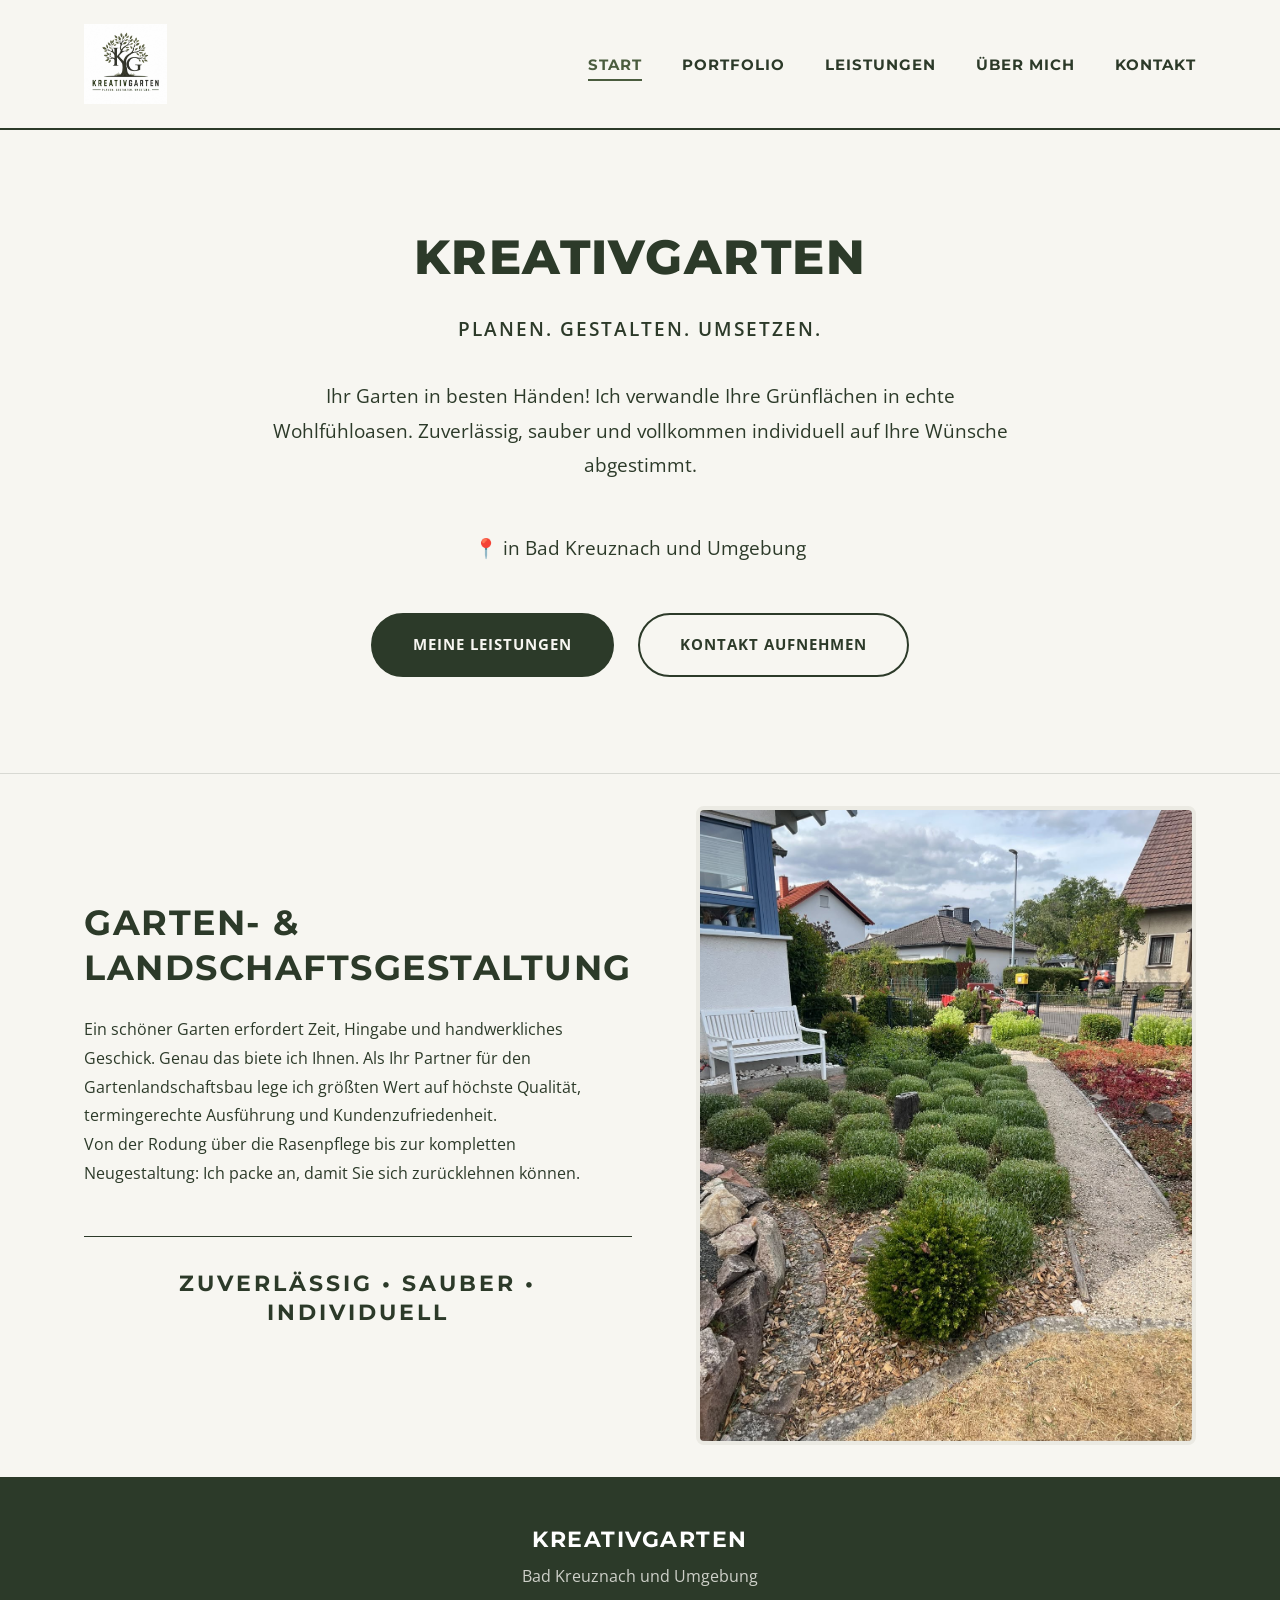
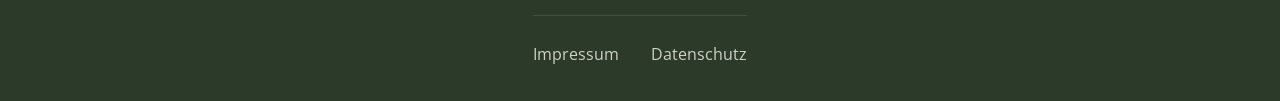
<file: index.html>
<!DOCTYPE html>
<html lang="de">
<head>
    <meta charset="UTF-8">
    <meta name="viewport" content="width=device-width, initial-scale=1.0">
    <title>KREATIVGARTEN | Garten- & Landschaftsgestaltung</title>
    <link rel="stylesheet" href="style.css">
    <link rel="preconnect" href="https://fonts.googleapis.com">
    <link rel="preconnect" href="https://fonts.gstatic.com" crossorigin>
    <link href="https://fonts.googleapis.com/css2?family=Montserrat:wght@400;600;700;800&family=Open+Sans:wght@400;600&display=swap" rel="stylesheet">
</head>
<body>

    <!-- ================= HEADER & NAVIGATION ================= -->
    <header class="header">
        <div class="container flex-header">
            <div class="logo">
                <a href="index.html">
                    <img src="Bilder/logo.jpeg" alt="Kreativgarten Logo">
                </a>
            </div>
            <nav class="navigation">
                <ul>
                    <li><a href="index.html" class="active">Start</a></li>
                    <li><a href="portfolio.html">Portfolio</a></li>
                    <li><a href="leistungen.html">Leistungen</a></li>
                    <li><a href="ueber-mich.html">Über mich</a></li>
                    <li><a href="kontakt.html">Kontakt</a></li>
                </ul>
            </nav>
        </div>
    </header>

    <main>
        <!-- ================= HERO BEREICH ================= -->
        <section class="page-header" style="background-color: var(--color-bg-main);">
            <div class="container">
                <h1>Kreativgarten</h1>
                <p class="slogan">PLANEN. GESTALTEN. UMSETZEN.</p>
                <p style="font-size: 1.2rem; max-width: 750px; margin: 0 auto 3rem auto;">
                    Ihr Garten in besten Händen! Ich verwandle Ihre Grünflächen in echte Wohlfühloasen. Zuverlässig, sauber und vollkommen individuell auf Ihre Wünsche abgestimmt.
                </p>
                <p style="font-size: 1.2rem; max-width: 750px; margin: 0 auto 3rem auto;">
                    📍 in Bad Kreuznach und Umgebung</p>
                <div style="display: flex; gap: 1.5rem; justify-content: center; flex-wrap: wrap;">
                    <a href="leistungen.html" class="btn btn-primary">Meine Leistungen</a>
                    <a href="kontakt.html" class="btn btn-secondary">Kontakt aufnehmen</a>
                </div>
            </div>
        </section>

        <!-- ================= EINFÜHRUNG & WERTE ================= -->
        <section class="container split-layout">
            <div class="content-text">
                <h2>Garten- & Landschaftsgestaltung</h2>
                <p>Ein schöner Garten erfordert Zeit, Hingabe und handwerkliches Geschick. Genau das biete ich Ihnen. Als Ihr Partner für den Gartenlandschaftsbau lege ich größten Wert auf höchste Qualität, termingerechte Ausführung und Kundenzufriedenheit.</p>
                <p>Von der Rodung über die Rasenpflege bis zur kompletten Neugestaltung: Ich packe an, damit Sie sich zurücklehnen können.</p>
                
                <!-- Werte aus dem Flyer -->
                <div style="margin-top: 3rem; padding-top: 2rem; border-top: 1px solid var(--color-primary);">
                    <h3 style="text-align: center; letter-spacing: 3px;">ZUVERLÄSSIG &bull; SAUBER &bull; INDIVIDUELL</h3>
                </div>
            </div>
            <div class="content-image">
                <img src="Bilder/Weg2_Nachher.jpeg" alt="Schöner Garten" style="width: 100%; border-radius: var(--border-radius); border: 4px solid var(--color-bg-alt);">
            </div>
        </section>
    </main>

    <!-- ================= FOOTER ================= -->
    <footer class="footer">
        <div class="container flex-footer">
            <div class="logo-footer">
                <h3 style="color: var(--color-white); margin-bottom: 0.5rem;">KREATIVGARTEN</h3>
                <p>Bad Kreuznach und Umgebung</p>
            </div>
            <ul class="footer-links">
                <li><a href="impressum.html">Impressum</a></li>
                <li><a href="datenschutz.html">Datenschutz</a></li>
            </ul>
        </div>
    </footer>

</body>
</html>
</file>
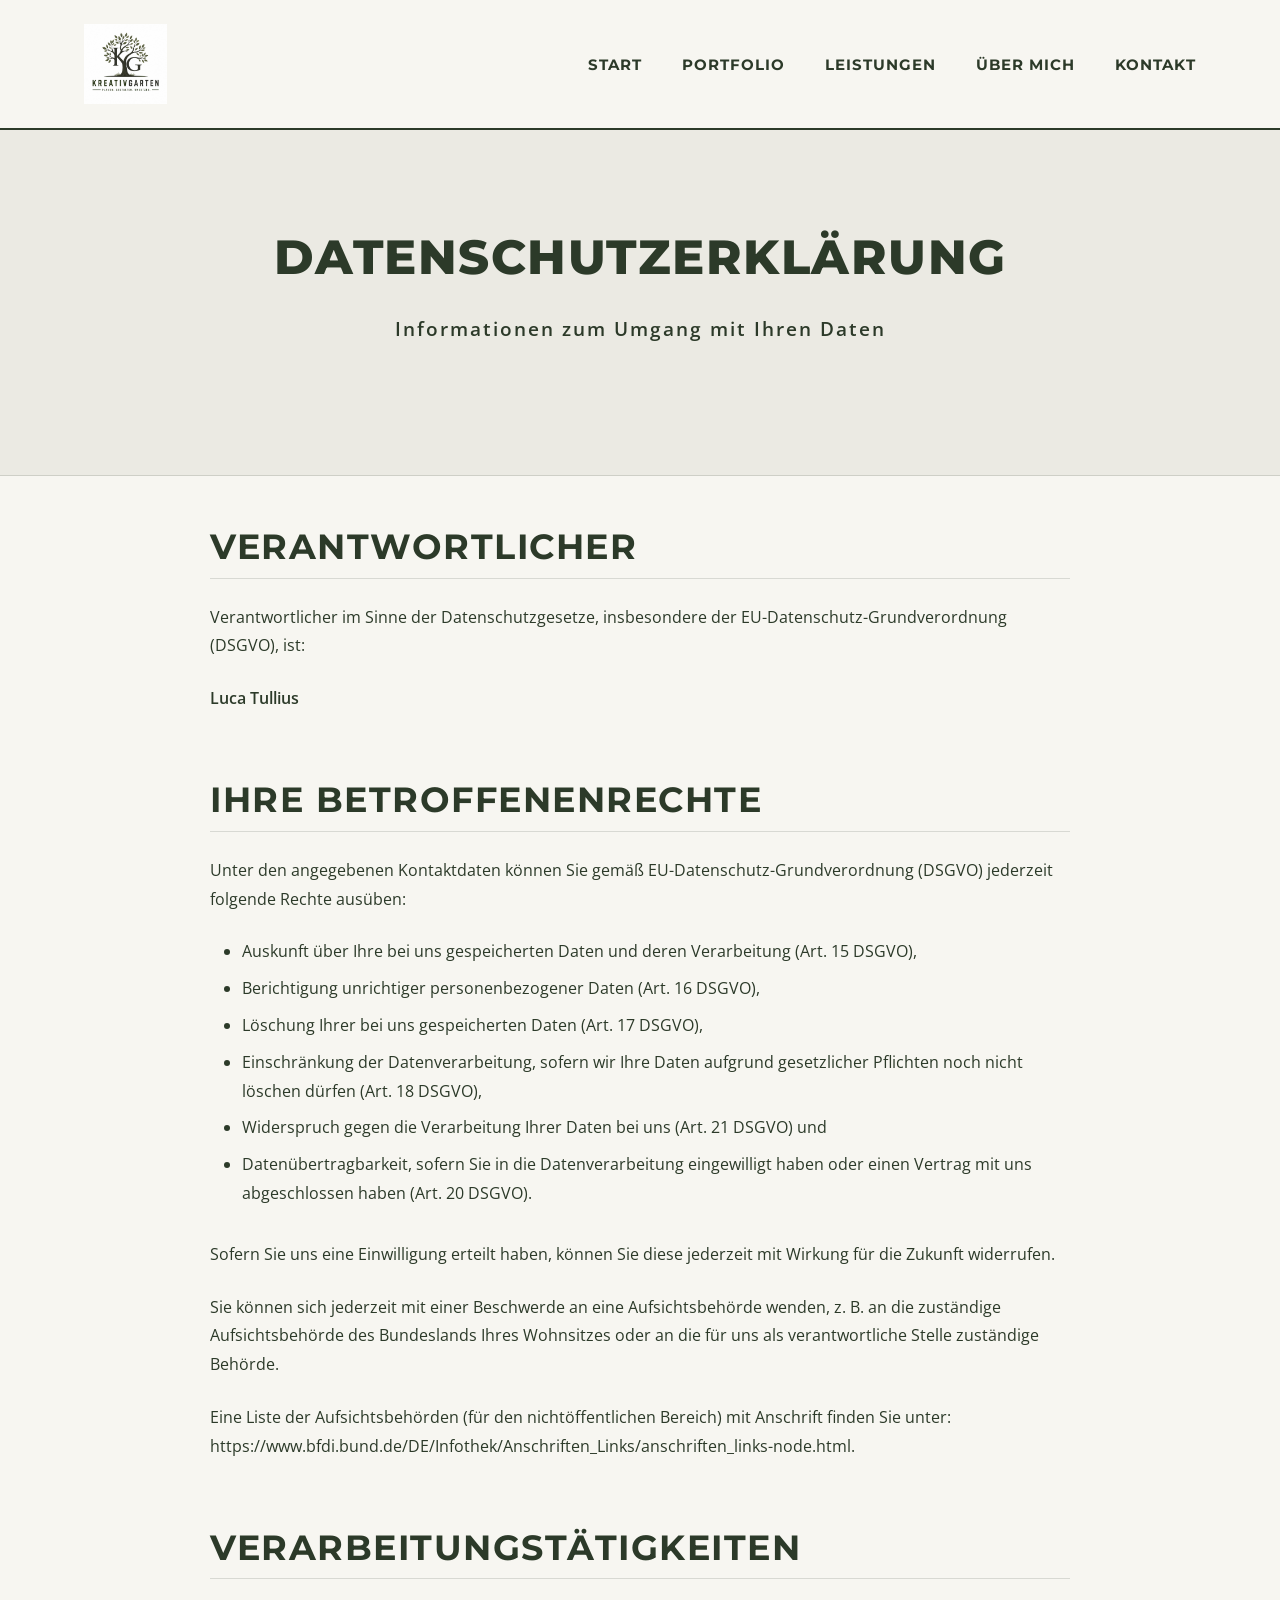
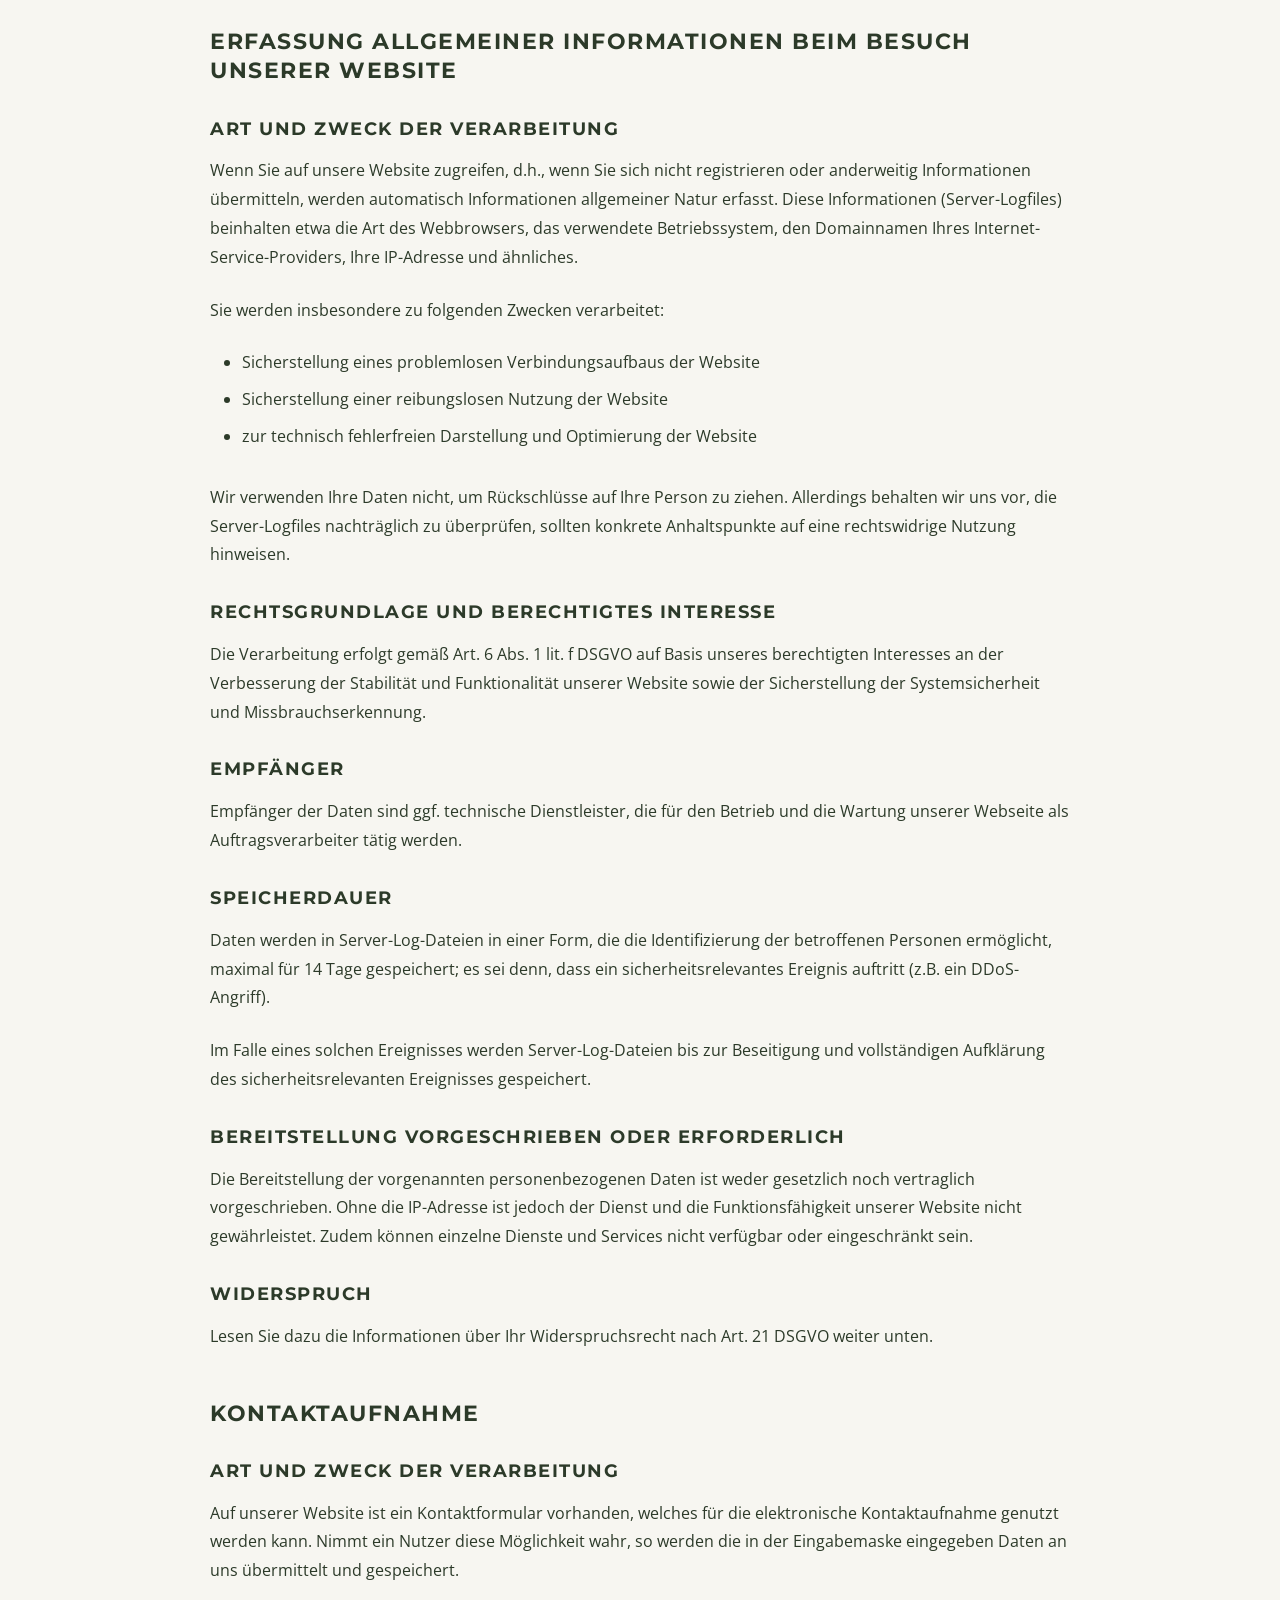
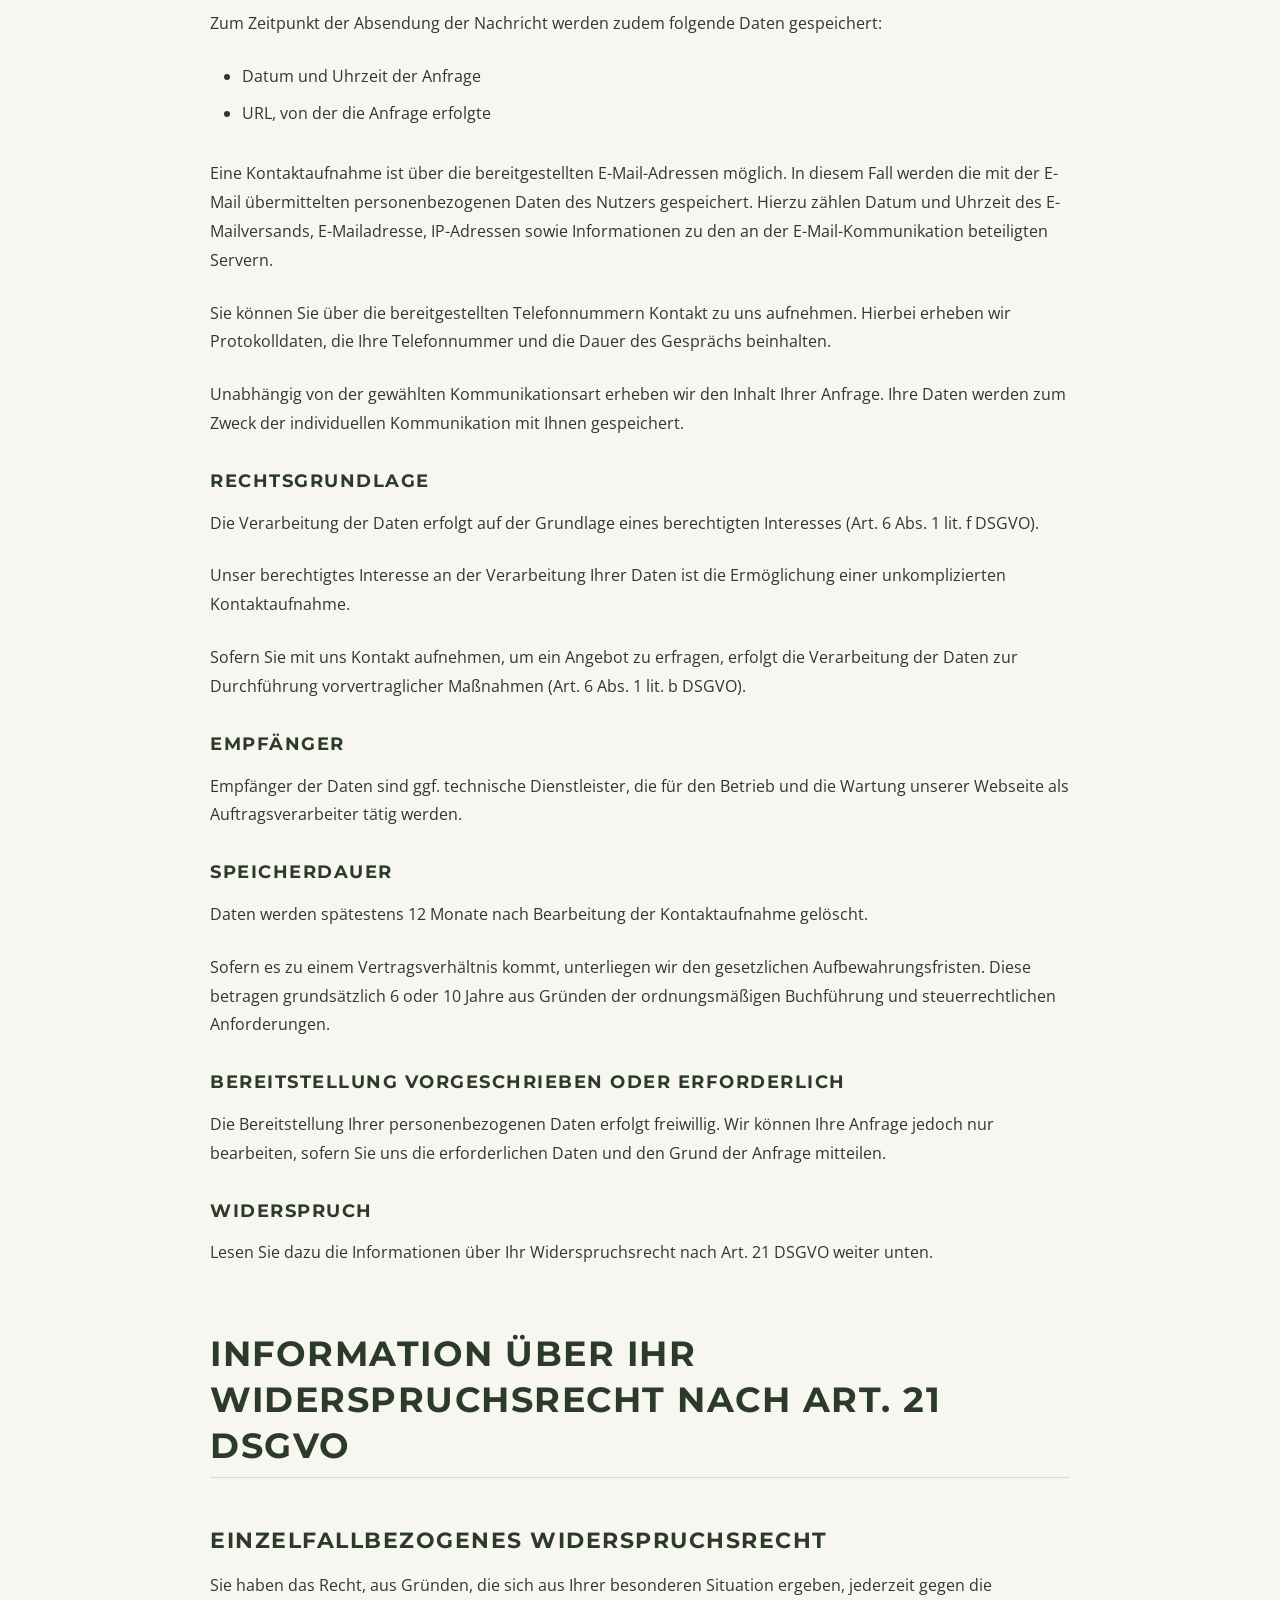
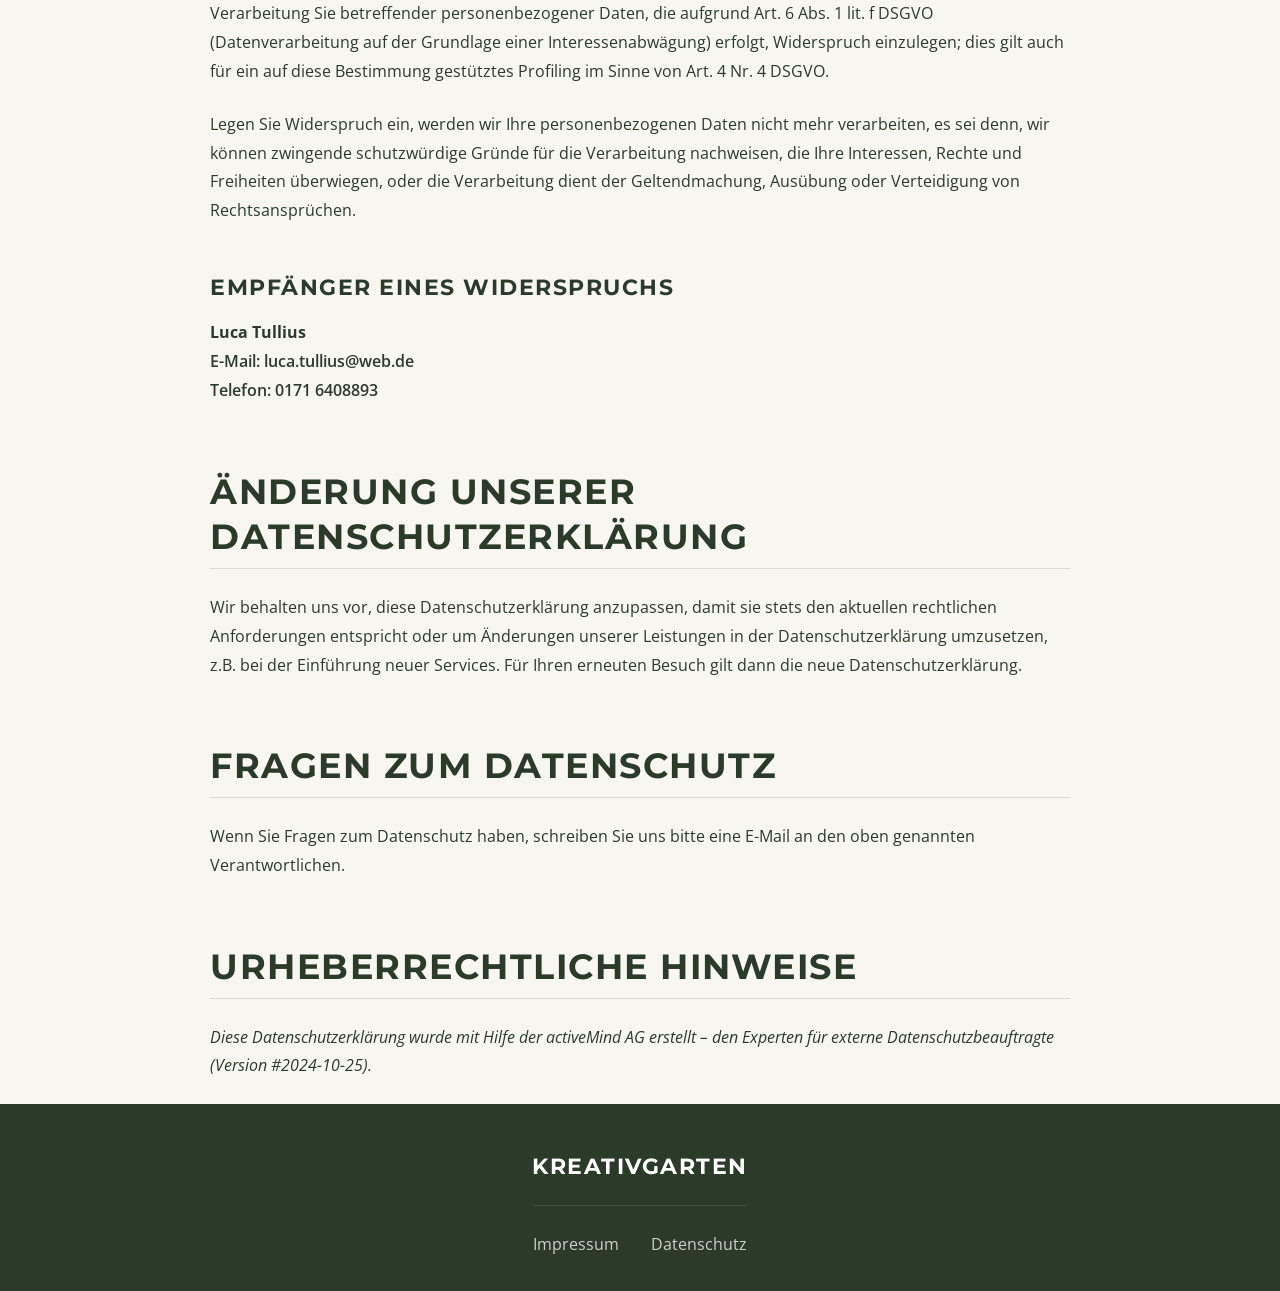
<file: datenschutz.html>
<!DOCTYPE html>
<html lang="de">
<head>
    <meta charset="UTF-8">
    <meta name="viewport" content="width=device-width, initial-scale=1.0">
    <title>Datenschutz | KREATIVGARTEN</title>
    <link rel="stylesheet" href="style.css">
    <link href="https://fonts.googleapis.com/css2?family=Montserrat:wght@400;600;700;800&family=Open+Sans:wght@400;600&display=swap" rel="stylesheet">
    
    <!-- Spezifisches Styling NUR für den Rechtstext, damit nichts gequetscht aussieht -->
    <style>
        #generator_results_content h2 {
            margin-top: 4rem; /* Sehr viel Luft nach oben für neue Hauptkapitel */
            margin-bottom: 1.5rem;
            padding-bottom: 0.5rem;
            border-bottom: 1px solid var(--color-border); /* Eine feine Linie zur Trennung */
        }
        
        #generator_results_content h2:first-of-type {
            margin-top: 3rem; /* Die allererste Überschrift braucht keinen Abstand nach oben */
        }

        #generator_results_content h3 {
            margin-top: 3rem; /* Guter Abstand für Unterkapitel */
            margin-bottom: 1rem;
        }

        #generator_results_content h4 {
            margin-top: 2rem;
            margin-bottom: 1rem;
            font-size: 1.1rem;
        }

        #generator_results_content p {
            margin-bottom: 1.5rem;
        }

        #generator_results_content ul {
            margin-bottom: 2rem;
            padding-left: 2rem;
        }

        #generator_results_content li {
            margin-bottom: 0.5rem;
            list-style-type: disc;
        }
        
        .generator_user_input {
            font-weight: 600;
            color: var(--color-primary);
        }
    </style>
</head>
<body>

    <header class="header">
        <div class="container flex-header">
            <div class="logo">
                <a href="index.html"><img src="Bilder/logo.jpeg" alt="Kreativgarten Logo"></a>
            </div>
            <nav class="navigation">
                <ul>
                    <li><a href="index.html">Start</a></li>
                    <li><a href="portfolio.html">Portfolio</a></li>
                    <li><a href="leistungen.html">Leistungen</a></li>
                    <li><a href="ueber-mich.html">Über mich</a></li>
                    <li><a href="kontakt.html">Kontakt</a></li>
                </ul>
            </nav>
        </div>
    </header>

    <main>
        <section class="page-header">
            <div class="container">
                <h1>Datenschutzerklärung</h1>
                <p class="slogan">Informationen zum Umgang mit Ihren Daten</p>
            </div>
        </section>

        <section class="container" style="max-width: 900px;"> <!-- Schmaler Container für bessere Lesbarkeit von langen Texten -->
            <div id='generator_results'>
                <div id='generator_results_content'>
                    
                    <h2>Verantwortlicher</h2>
                    <p>Verantwortlicher im Sinne der Datenschutzgesetze, insbesondere der EU-Datenschutz-Grundverordnung (DSGVO), ist:</p>
                    <p class='generator_user_input'>Luca Tullius</p>
                    
                    <h2>Ihre Betroffenenrechte</h2>
                    <p>Unter den angegebenen Kontaktdaten können Sie gemäß EU-Datenschutz-Grundverordnung (DSGVO) jederzeit folgende Rechte ausüben:</p>
                    <ul>
                        <li>Auskunft über Ihre bei uns gespeicherten Daten und deren Verarbeitung (Art. 15 DSGVO),</li>
                        <li>Berichtigung unrichtiger personenbezogener Daten (Art. 16 DSGVO),</li>
                        <li>Löschung Ihrer bei uns gespeicherten Daten (Art. 17 DSGVO),</li>
                        <li>Einschränkung der Datenverarbeitung, sofern wir Ihre Daten aufgrund gesetzlicher Pflichten noch nicht löschen dürfen (Art. 18 DSGVO),</li>
                        <li>Widerspruch gegen die Verarbeitung Ihrer Daten bei uns (Art. 21 DSGVO) und</li>
                        <li>Datenübertragbarkeit, sofern Sie in die Datenverarbeitung eingewilligt haben oder einen Vertrag mit uns abgeschlossen haben (Art. 20 DSGVO).</li>
                    </ul>
                    <p>Sofern Sie uns eine Einwilligung erteilt haben, können Sie diese jederzeit mit Wirkung für die Zukunft widerrufen.</p>
                    <p>Sie können sich jederzeit mit einer Beschwerde an eine Aufsichtsbehörde wenden, z. B. an die zuständige Aufsichtsbehörde des Bundeslands Ihres Wohnsitzes oder an die für uns als verantwortliche Stelle zuständige Behörde.</p>
                    <p>Eine Liste der Aufsichtsbehörden (für den nichtöffentlichen Bereich) mit Anschrift finden Sie unter: <a href="https://www.bfdi.bund.de/DE/Infothek/Anschriften_Links/anschriften_links-node.html" target="_blank" rel="noopener">https://www.bfdi.bund.de/DE/Infothek/Anschriften_Links/anschriften_links-node.html</a>.</p>
                    
                    <h2>Verarbeitungstätigkeiten</h2>
                    
                    <h3>Erfassung allgemeiner Informationen beim Besuch unserer Website</h3>
                    <h4>Art und Zweck der Verarbeitung</h4>
                    <p>Wenn Sie auf unsere Website zugreifen, d.h., wenn Sie sich nicht registrieren oder anderweitig Informationen übermitteln, werden automatisch Informationen allgemeiner Natur erfasst. Diese Informationen (Server-Logfiles) beinhalten etwa die Art des Webbrowsers, das verwendete Betriebssystem, den Domainnamen Ihres Internet-Service-Providers, Ihre IP-Adresse und ähnliches.</p>
                    <p>Sie werden insbesondere zu folgenden Zwecken verarbeitet:</p>
                    <ul>
                        <li>Sicherstellung eines problemlosen Verbindungsaufbaus der Website</li>
                        <li>Sicherstellung einer reibungslosen Nutzung der Website</li>
                        <li>zur technisch fehlerfreien Darstellung und Optimierung der Website</li>
                    </ul>
                    <p>Wir verwenden Ihre Daten nicht, um Rückschlüsse auf Ihre Person zu ziehen. Allerdings behalten wir uns vor, die Server-Logfiles nachträglich zu überprüfen, sollten konkrete Anhaltspunkte auf eine rechtswidrige Nutzung hinweisen.</p>
                    
                    <h4>Rechtsgrundlage und berechtigtes Interesse</h4>
                    <p>Die Verarbeitung erfolgt gemäß Art. 6 Abs. 1 lit. f DSGVO auf Basis unseres berechtigten Interesses an der Verbesserung der Stabilität und Funktionalität unserer Website sowie der Sicherstellung der Systemsicherheit und Missbrauchserkennung.</p>
                    
                    <h4>Empfänger</h4>
                    <p>Empfänger der Daten sind ggf. technische Dienstleister, die für den Betrieb und die Wartung unserer Webseite als Auftragsverarbeiter tätig werden.</p>
                    
                    <h4>Speicherdauer</h4>
                    <p>Daten werden in Server-Log-Dateien in einer Form, die die Identifizierung der betroffenen Personen ermöglicht, maximal für 14 Tage gespeichert; es sei denn, dass ein sicherheitsrelevantes Ereignis auftritt (z.B. ein DDoS-Angriff).</p>
                    <p>Im Falle eines solchen Ereignisses werden Server-Log-Dateien bis zur Beseitigung und vollständigen Aufklärung des sicherheitsrelevanten Ereignisses gespeichert.</p>
                    
                    <h4>Bereitstellung vorgeschrieben oder erforderlich</h4>
                    <p>Die Bereitstellung der vorgenannten personenbezogenen Daten ist weder gesetzlich noch vertraglich vorgeschrieben. Ohne die IP-Adresse ist jedoch der Dienst und die Funktionsfähigkeit unserer Website nicht gewährleistet. Zudem können einzelne Dienste und Services nicht verfügbar oder eingeschränkt sein.</p>
                    
                    <h4>Widerspruch</h4>
                    <p>Lesen Sie dazu die Informationen über Ihr Widerspruchsrecht nach Art. 21 DSGVO weiter unten.</p>
                    
                    <h3>Kontaktaufnahme</h3>
                    <h4>Art und Zweck der Verarbeitung</h4>
                    <p>Auf unserer Website ist ein Kontaktformular vorhanden, welches für die elektronische Kontaktaufnahme genutzt werden kann. Nimmt ein Nutzer diese Möglichkeit wahr, so werden die in der Eingabemaske eingegeben Daten an uns übermittelt und gespeichert.</p>
                    <p>Zum Zeitpunkt der Absendung der Nachricht werden zudem folgende Daten gespeichert:</p>
                    <ul>
                        <li>Datum und Uhrzeit der Anfrage</li>
                        <li>URL, von der die Anfrage erfolgte</li>
                    </ul>
                    <p>Eine Kontaktaufnahme ist über die bereitgestellten E-Mail-Adressen möglich. In diesem Fall werden die mit der E-Mail übermittelten personenbezogenen Daten des Nutzers gespeichert. Hierzu zählen Datum und Uhrzeit des E-Mailversands, E-Mailadresse, IP-Adressen sowie Informationen zu den an der E-Mail-Kommunikation beteiligten Servern.</p>
                    <p>Sie können Sie über die bereitgestellten Telefonnummern Kontakt zu uns aufnehmen. Hierbei erheben wir Protokolldaten, die Ihre Telefonnummer und die Dauer des Gesprächs beinhalten.</p>
                    <p>Unabhängig von der gewählten Kommunikationsart erheben wir den Inhalt Ihrer Anfrage. Ihre Daten werden zum Zweck der individuellen Kommunikation mit Ihnen gespeichert.</p>
                    
                    <h4>Rechtsgrundlage</h4>
                    <p>Die Verarbeitung der Daten erfolgt auf der Grundlage eines berechtigten Interesses (Art. 6 Abs. 1 lit. f DSGVO).</p>
                    <p>Unser berechtigtes Interesse an der Verarbeitung Ihrer Daten ist die Ermöglichung einer unkomplizierten Kontaktaufnahme.</p>
                    <p>Sofern Sie mit uns Kontakt aufnehmen, um ein Angebot zu erfragen, erfolgt die Verarbeitung der Daten zur Durchführung vorvertraglicher Maßnahmen (Art. 6 Abs. 1 lit. b DSGVO).</p>
                    
                    <h4>Empfänger</h4>
                    <p>Empfänger der Daten sind ggf. technische Dienstleister, die für den Betrieb und die Wartung unserer Webseite als Auftragsverarbeiter tätig werden.</p>
                    
                    <h4>Speicherdauer</h4>
                    <p>Daten werden spätestens 12 Monate nach Bearbeitung der Kontaktaufnahme gelöscht.</p>
                    <p>Sofern es zu einem Vertragsverhältnis kommt, unterliegen wir den gesetzlichen Aufbewahrungsfristen. Diese betragen grundsätzlich 6 oder 10 Jahre aus Gründen der ordnungsmäßigen Buchführung und steuerrechtlichen Anforderungen.</p>
                    
                    <h4>Bereitstellung vorgeschrieben oder erforderlich</h4>
                    <p>Die Bereitstellung Ihrer personenbezogenen Daten erfolgt freiwillig. Wir können Ihre Anfrage jedoch nur bearbeiten, sofern Sie uns die erforderlichen Daten und den Grund der Anfrage mitteilen.</p>
                    
                    <h4>Widerspruch</h4>
                    <p>Lesen Sie dazu die Informationen über Ihr Widerspruchsrecht nach Art. 21 DSGVO weiter unten.</p>
                    
                    <h2>Information über Ihr Widerspruchsrecht nach Art. 21 DSGVO</h2>
                    
                    <h3>Einzelfallbezogenes Widerspruchsrecht</h3>
                    <p>Sie haben das Recht, aus Gründen, die sich aus Ihrer besonderen Situation ergeben, jederzeit gegen die Verarbeitung Sie betreffender personenbezogener Daten, die aufgrund Art. 6 Abs. 1 lit. f DSGVO (Datenverarbeitung auf der Grundlage einer Interessenabwägung) erfolgt, Widerspruch einzulegen; dies gilt auch für ein auf diese Bestimmung gestütztes Profiling im Sinne von Art. 4 Nr. 4 DSGVO.</p>
                    <p>Legen Sie Widerspruch ein, werden wir Ihre personenbezogenen Daten nicht mehr verarbeiten, es sei denn, wir können zwingende schutzwürdige Gründe für die Verarbeitung nachweisen, die Ihre Interessen, Rechte und Freiheiten überwiegen, oder die Verarbeitung dient der Geltendmachung, Ausübung oder Verteidigung von Rechtsansprüchen.</p>
                    
                    <h3>Empfänger eines Widerspruchs</h3>
                    <p class='generator_user_input'>
                        <strong>Luca Tullius</strong><br>
                        E-Mail: <a href="mailto:luca.tullius@web.de">luca.tullius@web.de</a><br>
                        Telefon: <a href="tel:01716408893">0171 6408893</a>
                    </p>
                    
                    <h2>Änderung unserer Datenschutzerklärung</h2>
                    <p>Wir behalten uns vor, diese Datenschutzerklärung anzupassen, damit sie stets den aktuellen rechtlichen Anforderungen entspricht oder um Änderungen unserer Leistungen in der Datenschutzerklärung umzusetzen, z.B. bei der Einführung neuer Services. Für Ihren erneuten Besuch gilt dann die neue Datenschutzerklärung.</p>
                    
                    <h2>Fragen zum Datenschutz</h2>
                    <p>Wenn Sie Fragen zum Datenschutz haben, schreiben Sie uns bitte eine E-Mail an den oben genannten Verantwortlichen.</p>
                    
                    <h2>Urheberrechtliche Hinweise</h2>
                    <p><em>Diese Datenschutzerklärung wurde mit Hilfe der activeMind AG erstellt – den Experten für <a href="https://www.activemind.de/datenschutz/datenschutzbeauftragter/" target="_blank" rel="noopener dofollow">externe Datenschutzbeauftragte</a> (Version #2024-10-25).</em></p>
                </div>
            </div>
        </section>
    </main>

    <footer class="footer">
        <div class="container flex-footer">
            <h3 style="color: var(--color-white); margin: 0;">KREATIVGARTEN</h3>
            <ul class="footer-links">
                <li><a href="impressum.html">Impressum</a></li>
                <li><a href="datenschutz.html" class="active">Datenschutz</a></li>
            </ul>
        </div>
    </footer>
</body>
</html>
</file>
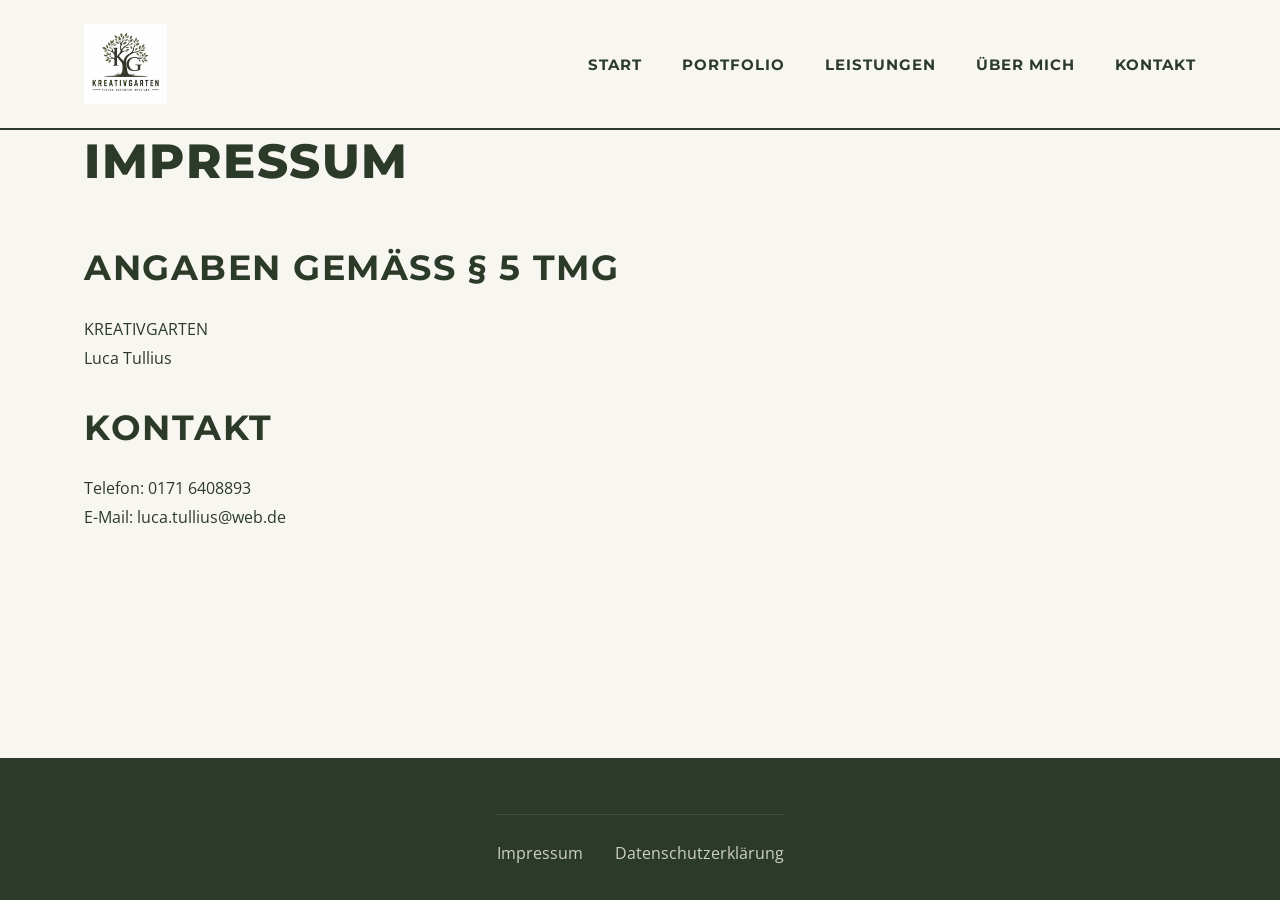
<file: impressum.html>
<!DOCTYPE html>
<html lang="de">
<head>
    <meta charset="UTF-8">
    <meta name="viewport" content="width=device-width, initial-scale=1.0">
    <title>Impressum | KREATIVGARTEN</title>
    <link rel="stylesheet" href="style.css">
    <link href="https://fonts.googleapis.com/css2?family=Montserrat:wght@400;600;700;800&family=Open+Sans:wght@400;600&display=swap" rel="stylesheet">
</head>
<body>

    <header class="header">
        <div class="container flex-header">
            <div class="logo">
                <a href="index.html"><img src="Bilder/logo.jpeg" alt="Kreativgarten Logo"></a>
            </div>
            <nav class="navigation">
                <ul>
                    <li><a href="index.html">Start</a></li>
                    <li><a href="portfolio.html">Portfolio</a></li>
                    <li><a href="leistungen.html">Leistungen</a></li>
                    <li><a href="ueber-mich.html">Über mich</a></li>
                    <li><a href="kontakt.html">Kontakt</a></li>
                </ul>
            </nav>
        </div>
    </header>

    <main>
        <section class="container">
            <h1>Impressum</h1>
            <br>
            <h2>Angaben gemäß § 5 TMG</h2>
            <p>
                KREATIVGARTEN<br>
                Luca Tullius
            </p>
            
            <h2 style="margin-top: 2rem;">Kontakt</h2>
            <p>
                Telefon: 0171 6408893<br>
                E-Mail: luca.tullius@web.de
            </p>
            
    
        </section>
    </main>

    <footer class="footer">
        <div class="container flex-footer">
            <ul class="footer-links">
                <li><a href="impressum.html" class="active">Impressum</a></li>
                <li><a href="datenschutz.html">Datenschutzerklärung</a></li>
            </ul>
        </div>
    </footer>
</body>
</html>
</file>
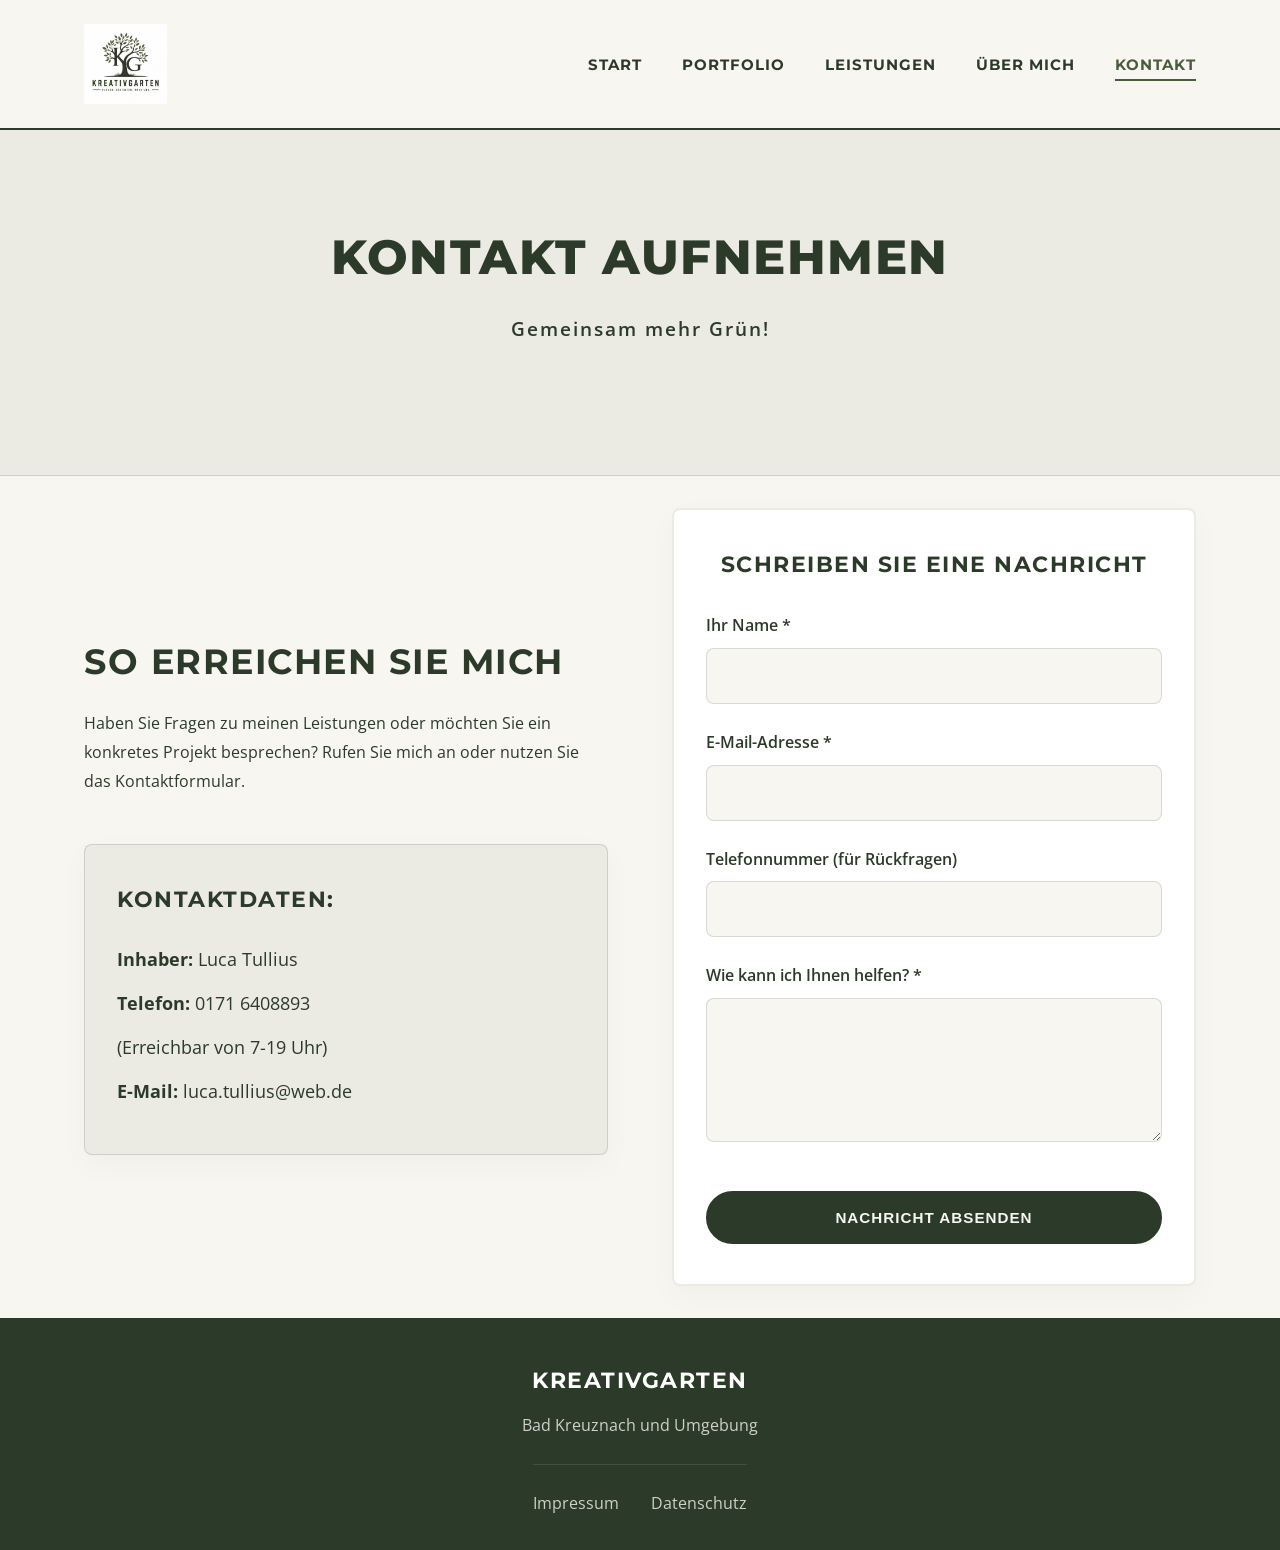
<file: kontakt.html>
<!DOCTYPE html>
<html lang="de">
<head>
    <meta charset="UTF-8">
    <meta name="viewport" content="width=device-width, initial-scale=1.0">
    <title>Kontakt | KREATIVGARTEN</title>
    <link rel="stylesheet" href="style.css">
    <link href="https://fonts.googleapis.com/css2?family=Montserrat:wght@400;600;700;800&family=Open+Sans:wght@400;600&display=swap" rel="stylesheet">
</head>
<body>

    <header class="header">
        <div class="container flex-header">
            <div class="logo"><a href="index.html"><img src="Bilder/logo.jpeg" alt="Kreativgarten"></a></div>
            <nav class="navigation">
                <ul>
                    <li><a href="index.html">Start</a></li>
                    <li><a href="portfolio.html">Portfolio</a></li>
                    <li><a href="leistungen.html">Leistungen</a></li>
                    <li><a href="ueber-mich.html">Über mich</a></li>
                    <li><a href="kontakt.html" class="active">Kontakt</a></li>
                </ul>
            </nav>
        </div>
    </header>

    <main>
        <section class="page-header">
            <div class="container">
                <h1>Kontakt aufnehmen</h1>
                <p class="slogan">Gemeinsam mehr Grün!</p>
            </div>
        </section>

        <!-- Split-Layout: Links die Infos, Rechts das Formular -->
        <section class="container split-layout">
            
            <!-- Kontaktinformationen -->
            <div class="contact-info">
                <h2>So erreichen Sie mich</h2>
                <p>Haben Sie Fragen zu meinen Leistungen oder möchten Sie ein konkretes Projekt besprechen? Rufen Sie mich an oder nutzen Sie das Kontaktformular.</p>
                
                <div class="card" style="margin-top: 3rem; text-align: left; background-color: var(--color-bg-alt);">
                    <h3 style="margin-bottom: 1.5rem;">Kontaktdaten:</h3>
                    <ul style="line-height: 2.5; font-size: 1.1rem;">
                        <li><strong>Inhaber:</strong> Luca Tullius</li>
                        <li><strong>Telefon:</strong> <a href="tel:01716408893">0171 6408893 <br> (Erreichbar von 7-19 Uhr)</a></li>
                        <li><strong>E-Mail:</strong> <a href="mailto:luca.tullius@web.de">luca.tullius@web.de</a></li>
                    </ul>
                </div>
            </div>

            <!-- Kontaktformular -->
            <div class="contact-form-wrapper">
                <form action="#" method="POST" class="card" style="background-color: var(--color-white); border: 2px solid var(--color-bg-alt);">
                    <h3 style="margin-bottom: 2rem;">Schreiben Sie eine Nachricht</h3>
                    
                    <div class="form-group">
                        <label for="name">Ihr Name *</label>
                        <input type="text" id="name" name="name" class="form-control" required>
                    </div>
                    
                    <div class="form-group">
                        <label for="email">E-Mail-Adresse *</label>
                        <input type="email" id="email" name="email" class="form-control" required>
                    </div>

                    <div class="form-group">
                        <label for="phone">Telefonnummer (für Rückfragen)</label>
                        <input type="tel" id="phone" name="phone" class="form-control">
                    </div>
                    
                    <div class="form-group">
                        <label for="message">Wie kann ich Ihnen helfen? *</label>
                        <textarea id="message" name="message" class="form-control" rows="5" required></textarea>
                    </div>
                    
                    <button type="submit" class="btn btn-primary" style="width: 100%; margin-top: 1rem;">Nachricht absenden</button>
                </form>
            </div>
            
        </section>
    </main>

    <footer class="footer">
        <div class="container flex-footer">
            <h3 style="color: var(--color-white); margin: 0;">KREATIVGARTEN</h3>
            <p>Bad Kreuznach und Umgebung</p>
            <ul class="footer-links">
                <li><a href="impressum.html">Impressum</a></li>
                <li><a href="datenschutz.html">Datenschutz</a></li>
            </ul>
        </div>
    </footer>
</body>
</html>
</file>
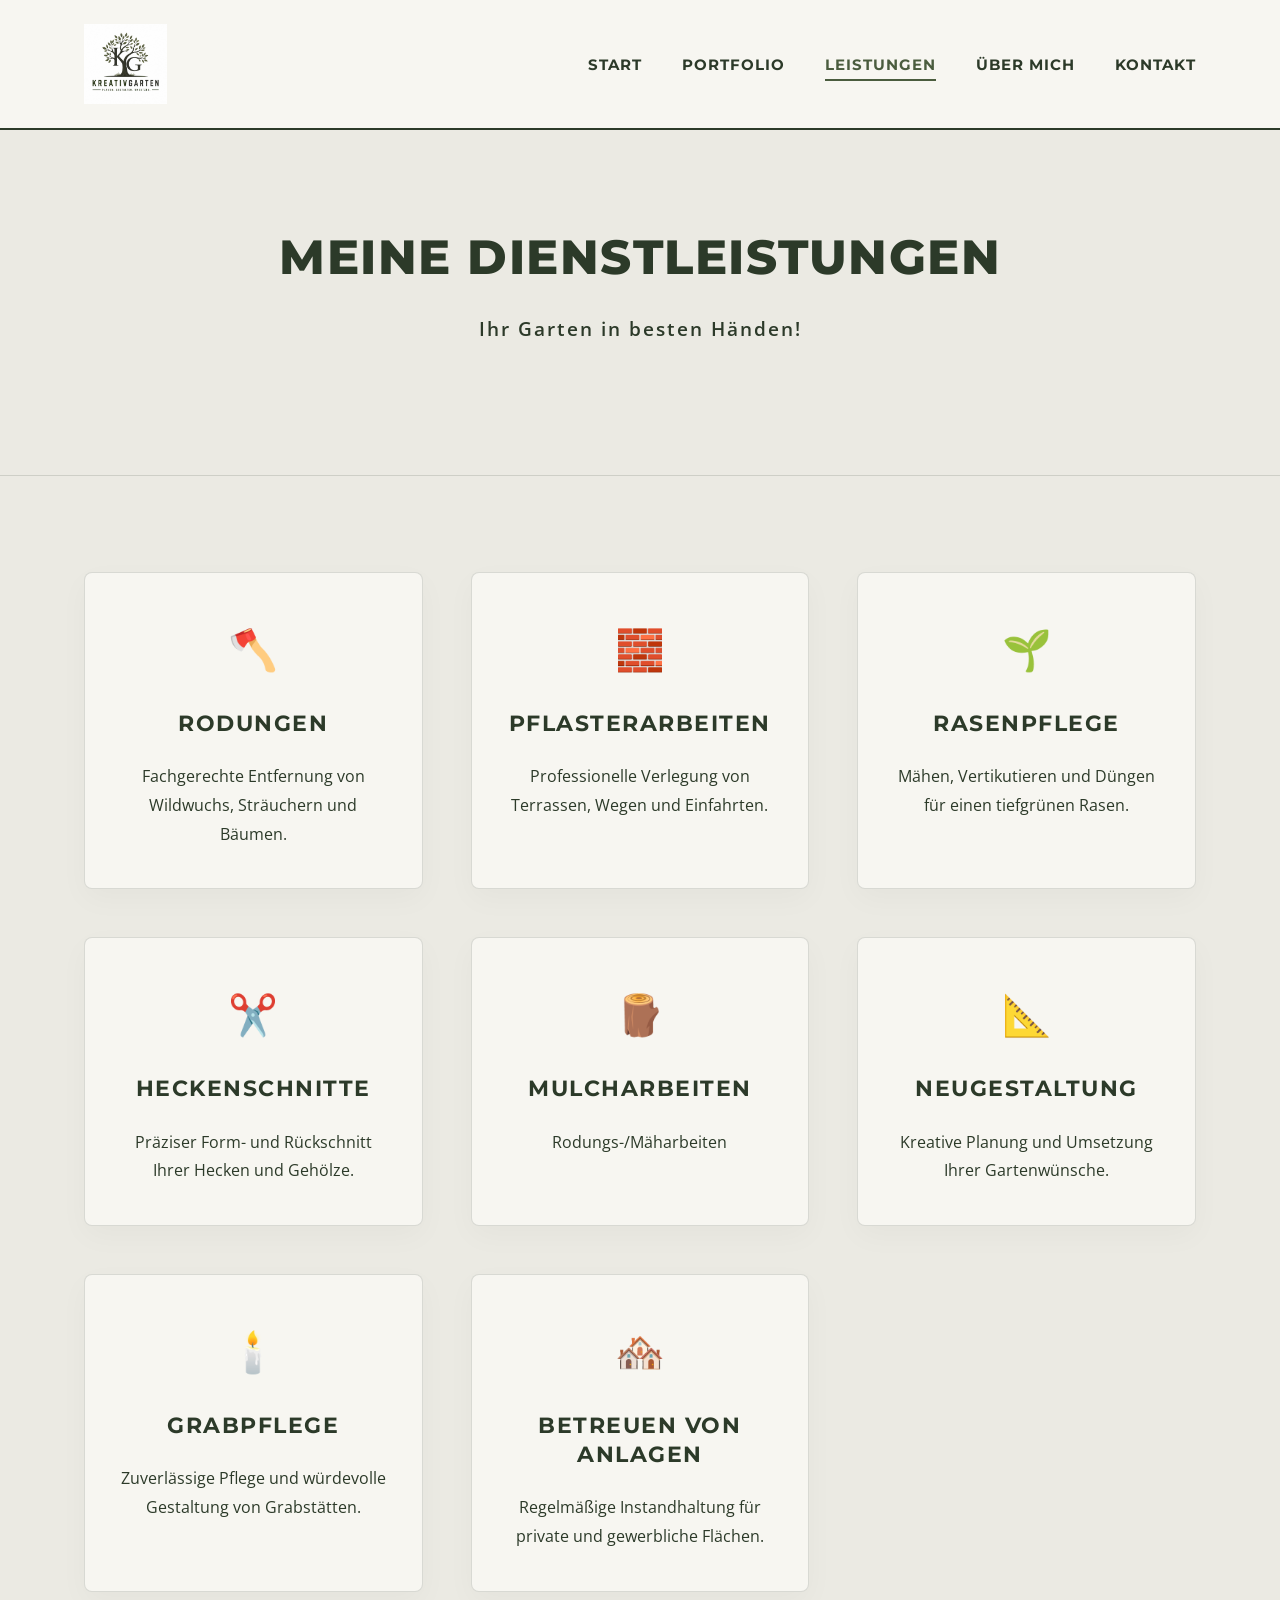
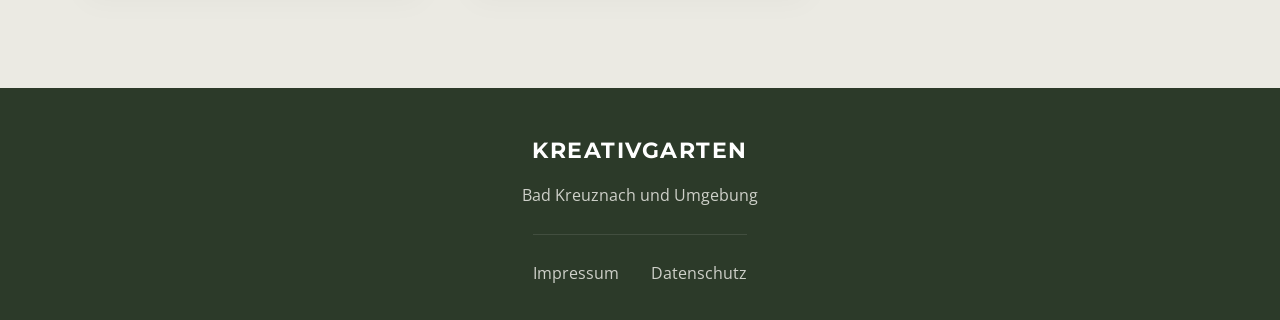
<file: leistungen.html>
<!DOCTYPE html>
<html lang="de">
<head>
    <meta charset="UTF-8">
    <meta name="viewport" content="width=device-width, initial-scale=1.0">
    <title>Leistungen | KREATIVGARTEN</title>
    <link rel="stylesheet" href="style.css">
    <link href="https://fonts.googleapis.com/css2?family=Montserrat:wght@400;600;700;800&family=Open+Sans:wght@400;600&display=swap" rel="stylesheet">
</head>
<body>

    <header class="header">
        <div class="container flex-header">
            <div class="logo"><a href="index.html"><img src="Bilder/logo.jpeg" alt="Kreativgarten"></a></div>
            <nav class="navigation">
                <ul>
                    <li><a href="index.html">Start</a></li>
                    <li><a href="portfolio.html">Portfolio</a></li>
                    <li><a href="leistungen.html" class="active">Leistungen</a></li>
                    <li><a href="ueber-mich.html">Über mich</a></li>
                    <li><a href="kontakt.html">Kontakt</a></li>
                </ul>
            </nav>
        </div>
    </header>

    <main>
        <section class="page-header">
            <div class="container">
                <h1>Meine Dienstleistungen</h1>
                <p class="slogan">Ihr Garten in besten Händen!</p>
            </div>
        </section>

        <!-- bg-alt als breiter Sektions-Hintergrund für mehr Kontrast -->
        <section class="bg-alt">
            <div class="container">
                <!-- flexibles Grid: Karten werden auf großen Screens 4-spaltig, auf Tablets 2-spaltig, auf Handys 1-spaltig -->
                <div class="grid-flexible-leistungen">
                    
                    <div class="card-leistungen">
                        <div class="card-icon">🪓</div>
                        <h3>Rodungen</h3>
                        <p>Fachgerechte Entfernung von Wildwuchs, Sträuchern und Bäumen.</p>
                    </div>
                    
                    <div class="card-leistungen">
                        <div class="card-icon">🧱</div>
                        <h3>Pflasterarbeiten</h3>
                        <p>Professionelle Verlegung von Terrassen, Wegen und Einfahrten.</p>
                    </div>

                    <div class="card-leistungen">
                        <div class="card-icon">🌱</div>
                        <h3>Rasenpflege</h3>
                        <p>Mähen, Vertikutieren und Düngen für einen tiefgrünen Rasen.</p>
                    </div>

                    <div class="card-leistungen">
                        <div class="card-icon">✂️</div>
                        <h3>Heckenschnitte</h3>
                        <p>Präziser Form- und Rückschnitt Ihrer Hecken und Gehölze.</p>
                    </div>

                    <div class="card-leistungen">
                        <div class="card-icon">🪵</div>
                        <h3>Mulcharbeiten</h3>
                        <p>Rodungs-/Mäharbeiten</p>
                    </div>

                    <div class="card-leistungen">
                        <div class="card-icon">📐</div>
                        <h3>Neugestaltung</h3>
                        <p>Kreative Planung und Umsetzung Ihrer Gartenwünsche.</p>
                    </div>

                    <div class="card-leistungen">
                        <div class="card-icon">🕯️</div>
                        <h3>Grabpflege</h3>
                        <p>Zuverlässige Pflege und würdevolle Gestaltung von Grabstätten.</p>
                    </div>

                    <div class="card-leistungen">
                        <div class="card-icon">🏘️</div>
                        <h3>Betreuen von Anlagen</h3>
                        <p>Regelmäßige Instandhaltung für private und gewerbliche Flächen.</p>
                    </div>

                </div>
            </div>
        </section>
    </main>

    <footer class="footer">
        <div class="container flex-footer">
            <h3 style="color: var(--color-white); margin: 0;">KREATIVGARTEN</h3>
            <p>Bad Kreuznach und Umgebung</p>
            <ul class="footer-links">
                <li><a href="impressum.html">Impressum</a></li>
                <li><a href="datenschutz.html">Datenschutz</a></li>
            </ul>
        </div>
    </footer>
</body>
</html>
</file>
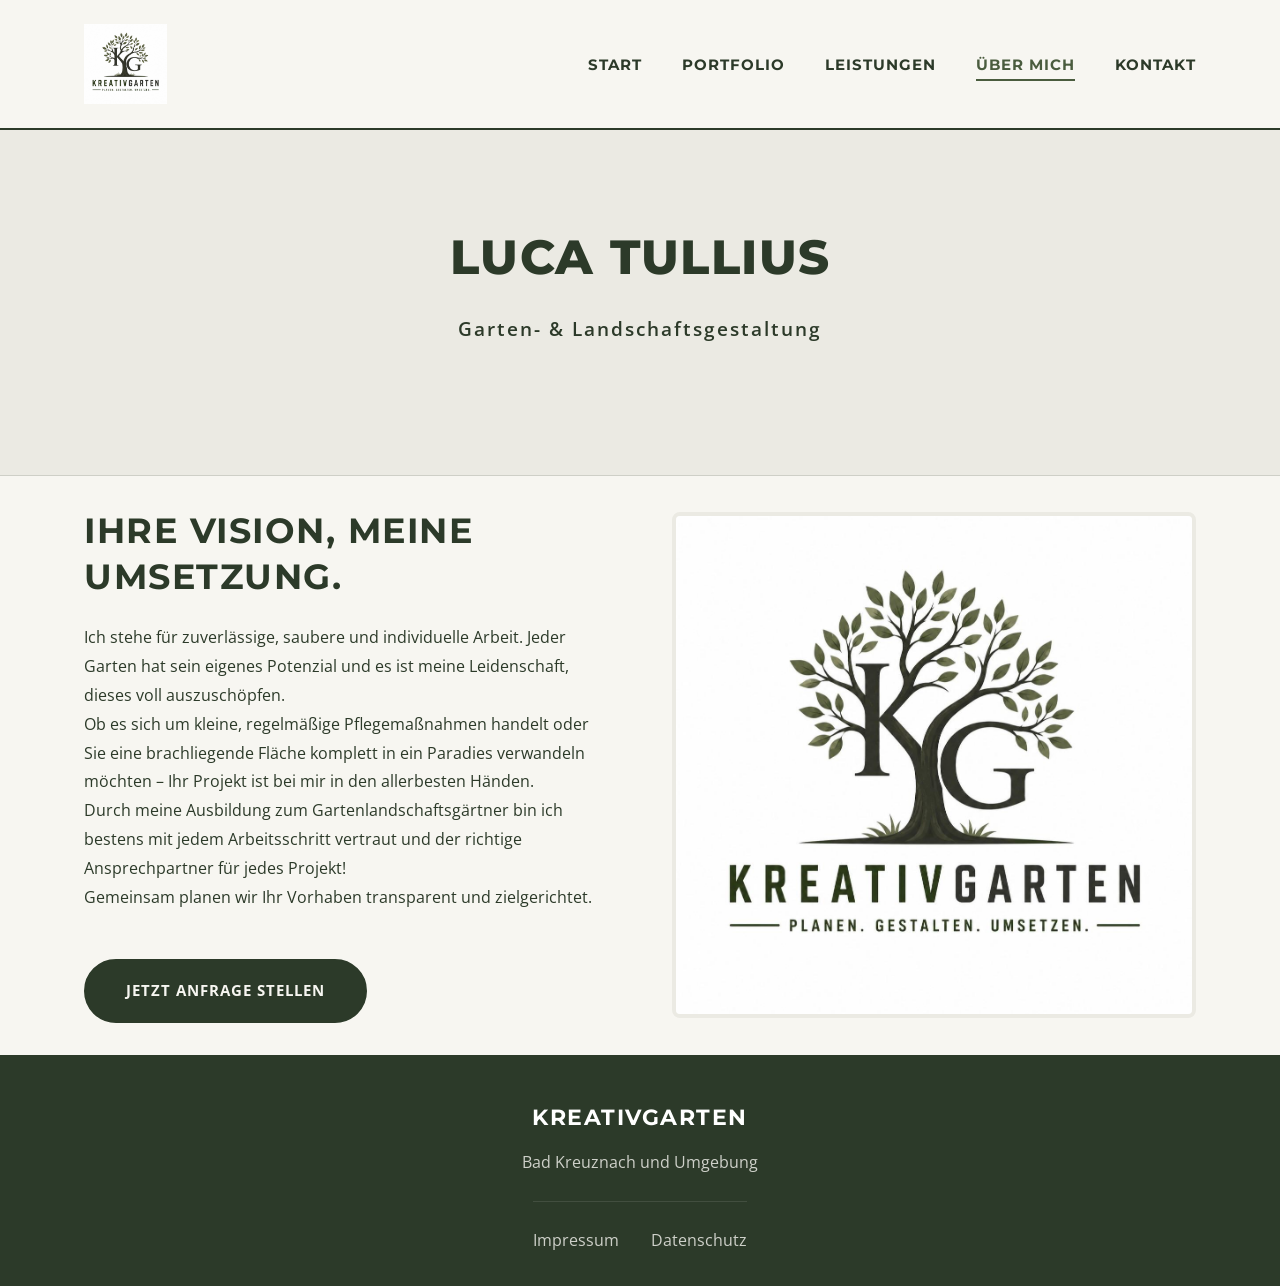
<file: ueber-mich.html>
<!DOCTYPE html>
<html lang="de">
<head>
    <meta charset="UTF-8">
    <meta name="viewport" content="width=device-width, initial-scale=1.0">
    <title>Über mich | KREATIVGARTEN</title>
    <link rel="stylesheet" href="style.css">
    <link href="https://fonts.googleapis.com/css2?family=Montserrat:wght@400;600;700;800&family=Open+Sans:wght@400;600&display=swap" rel="stylesheet">
</head>
<body>

    <header class="header">
        <div class="container flex-header">
            <div class="logo"><a href="index.html"><img src="Bilder/logo.jpeg" alt="Kreativgarten"></a></div>
            <nav class="navigation">
                <ul>
                    <li><a href="index.html">Start</a></li>
                    <li><a href="portfolio.html">Portfolio</a></li>
                    <li><a href="leistungen.html">Leistungen</a></li>
                    <li><a href="ueber-mich.html" class="active">Über mich</a></li>
                    <li><a href="kontakt.html">Kontakt</a></li>
                </ul>
            </nav>
        </div>
    </header>

    <main>
        <section class="page-header">
            <div class="container">
                <h1>Luca Tullius</h1>
                <p class="slogan">Garten- & Landschaftsgestaltung</p>
            </div>
        </section>

        <section class="container split-layout">
            <div class="content-text">
                <h2>Ihre Vision, meine Umsetzung.</h2>
                <p>Ich stehe für zuverlässige, saubere und individuelle Arbeit. Jeder Garten hat sein eigenes Potenzial und es ist meine Leidenschaft, dieses voll auszuschöpfen.</p>
                <p>Ob es sich um kleine, regelmäßige Pflegemaßnahmen handelt oder Sie eine brachliegende Fläche komplett in ein Paradies verwandeln möchten – Ihr Projekt ist bei mir in den allerbesten Händen.</p>
                <p>Durch meine Ausbildung zum Gartenlandschaftsgärtner bin ich bestens mit jedem Arbeitsschritt vertraut und der richtige Ansprechpartner für jedes Projekt!</p>
                <p>Gemeinsam planen wir Ihr Vorhaben transparent und zielgerichtet.</p>
                
                <div style="margin-top: 3rem;">
                    <a href="kontakt.html" class="btn btn-primary">Jetzt Anfrage stellen</a>
                </div>
            </div>
            <div class="content-image">
                <img src="Bilder/logo.jpeg" alt="Luca Tullius" style="width: 100%; border-radius: var(--border-radius); border: 4px solid var(--color-bg-alt);">
            </div>
        </section>
    </main>

    <footer class="footer">
        <div class="container flex-footer">
            <h3 style="color: var(--color-white); margin: 0;">KREATIVGARTEN</h3>
            <p>Bad Kreuznach und Umgebung</p>
            <ul class="footer-links">
                <li><a href="impressum.html">Impressum</a></li>
                <li><a href="datenschutz.html">Datenschutz</a></li>
            </ul>
        </div>
    </footer>
</body>
</html>
</file>
<file: style.css>
/**
 * ==============================================================================
 * KREATIVGARTEN - GARTEN- & LANDSCHAFTSGESTALTUNG
 * 
 * Beschreibung: Zentrales Stylesheet, optimiert für Lesbarkeit & Responsivität
 * ==============================================================================
 */

/* ==========================================================================
   1. VARIABLEN & THEME (Farben aus dem Flyer)
   ========================================================================== */
:root {
    /* --- Farben --- */
    --color-primary: #2c3a29;
    --color-primary-hover: #4a5c3e;
    --color-bg-main: #f7f6f1;
    --color-bg-alt: #ebeae3;
    --color-text-main: #2c3a29;
    --color-white: #ffffff;
    --color-border: rgba(44, 58, 41, 0.15);

    /* --- Typografie --- */
    --font-primary: 'Open Sans', sans-serif;
    --font-heading: 'Montserrat', sans-serif;

    /* --- Abstände & Layout --- */
    --max-width-container: 1200px;  
    --spacing-section: 6rem;        
    --border-radius: 8px;
    --transition-speed: 0.3s;
}

/* ==========================================================================
   2. RESET & BASIS-STYLES
   ========================================================================== */
* {
    margin: 0;
    padding: 0;
    box-sizing: border-box;
}

body {
    font-family: var(--font-primary);
    color: var(--color-text-main);
    background-color: var(--color-bg-main);
    line-height: 1.8; 
    display: flex;
    flex-direction: column;
    min-height: 100vh;
    font-size: 16px;
}

main {
    flex: 1; 
}

a {
    text-decoration: none;
    color: var(--color-primary);
    transition: color var(--transition-speed) ease;
}

ul {
    list-style: none;
}

img {
    max-width: 100%;
    height: auto;
    display: block;
}

/* ==========================================================================
   3. TYPOGRAFIE
   ========================================================================== */
h1, h2, h3, h4 {
    font-family: var(--font-heading);
    color: var(--color-primary);
    margin-bottom: 1.5rem;
    line-height: 1.3;
    text-transform: uppercase;
    letter-spacing: 1.5px;
    hyphens: auto;
    -webkit-hyphens: auto; /* Wichtig für Safari */
}

h1 { font-size: 3rem; font-weight: 800; }
h2 { font-size: 2.2rem; font-weight: 700; }
h3 { font-size: 1.4rem; font-weight: 700; }

.slogan {
    font-weight: 600;
    letter-spacing: 2px;
    margin-bottom: 2rem;
    font-size: 1.2rem;
}

/* ==========================================================================
   4. LAYOUT & CONTAINER
   ========================================================================== */
   
.container {
    width: 90%;
    max-width: var(--max-width-container);
    margin: 0 auto;
    padding: 0 20px; 
}

section {
    padding: var(--spacing-section) 0;
}

.bg-alt {
    background-color: var(--color-bg-alt);
}

.text-center {
    text-align: center;
}

.grid-flexible {
    display: grid;
    grid-template-columns: repeat(auto-fit, minmax(280px, 1fr));
    gap: 3rem;
    margin-bottom: 4rem;
}

.grid-flexible-leistungen {
    display: grid;
    grid-template-columns: repeat(auto-fit, minmax(280px, 1fr));
    gap: 3rem;
}

.split-layout {
    display: grid;
    grid-template-columns: 1fr 1fr;
    gap: 4rem;
    align-items: center;
    margin-top: 2rem;
    margin-bottom: 2rem;
}

/* ==========================================================================
   5. KOMPONENTEN
   ========================================================================== */
/* --- Buttons --- */
.btn {
    display: inline-block;
    padding: 1rem 2.5rem;
    border-radius: 50px;
    font-weight: 700;
    text-transform: uppercase;
    letter-spacing: 1px;
    cursor: pointer;
    transition: all var(--transition-speed) ease;
    border: 2px solid var(--color-primary);
    font-size: 0.95rem;
    text-align: center;
}

.btn-primary { background-color: var(--color-primary); color: var(--color-bg-main); }
.btn-primary:hover { background-color: var(--color-primary-hover); border-color: var(--color-primary-hover); color: var(--color-bg-main); transform: translateY(-2px); }
.btn-secondary { background-color: transparent; color: var(--color-primary); }
.btn-secondary:hover { background-color: var(--color-primary); color: var(--color-bg-main); transform: translateY(-2px); }

/* --- Allgemeine Karten --- */
.card {
    background-color: var(--color-bg-main); 
    padding: 2.5rem 2rem; 
    /* margin-bottom und margin-top wurden hier entfernt! */
    border-radius: var(--border-radius); 
    box-shadow: 0 10px 30px rgba(0,0,0,0.03); 
    border: 1px solid var(--color-border);
    text-align: center; 
    transition: transform var(--transition-speed) ease; 
    height: 100%; 
}
.card:hover { transform: translateY(-8px); }

.card-leistungen {
    background-color: var(--color-bg-main); 
    padding: 2.5rem 2rem; 
    /* margin-bottom und margin-top wurden hier entfernt! */
    border-radius: var(--border-radius);
    box-shadow: 0 10px 30px rgba(0,0,0,0.03); 
    border: 1px solid var(--color-border); 
    text-align: center;
    transition: transform var(--transition-speed) ease; 
    height: 100%; 
}

.card-icon { font-size: 2.5rem; color: var(--color-primary-hover); margin-bottom: 1.5rem; }

/* --- Portfolio Karten --- */
.card-portfolio {
    background-color: var(--color-bg-main); padding: 1.5rem; border-radius: var(--border-radius);
    box-shadow: 0 10px 30px rgba(0,0,0,0.03); border: 1px solid var(--color-border); text-align: center;
    transition: transform var(--transition-speed) ease; display: flex; flex-direction: column;
}
.card-portfolio:hover { transform: translateY(-8px); }

.portfolio-img {
    border-radius: 4px; margin-bottom: 1.5rem; height: 250px; object-fit: cover; width: 100%; cursor: pointer;
}

.ba-container { display: grid; grid-template-columns: 1fr 1fr; gap: 0.5rem; margin-bottom: 1.5rem; }
.ba-img-wrapper { position: relative; }
.ba-img-wrapper img { height: 220px; object-fit: cover; width: 100%; border-radius: 4px; cursor: pointer; }
.ba-label {
    position: absolute; top: 8px; left: 8px; background-color: rgba(44, 58, 41, 0.85); color: var(--color-white);
    padding: 4px 10px; font-size: 0.75rem; font-weight: 700; text-transform: uppercase; border-radius: 4px;
    letter-spacing: 1px; z-index: 2; pointer-events: none;
}

/* --- Formulare --- */
.form-group { margin-bottom: 1.5rem; text-align: left; }
.form-group label { display: block; font-weight: 600; margin-bottom: 0.5rem; color: var(--color-primary); }
.form-control {
    width: 100%; padding: 1rem; border: 1px solid var(--color-border); border-radius: var(--border-radius);
    background-color: var(--color-bg-main); font-family: var(--font-primary); font-size: 1rem; transition: border-color 0.3s ease;
}
.form-control:focus { outline: none; border-color: var(--color-primary); box-shadow: 0 0 0 3px rgba(44, 58, 41, 0.1); }

/* ==========================================================================
   6. SPEZIFISCHE SEKTIONEN
   ========================================================================== */
.header {
    background-color: var(--color-bg-main); border-bottom: 2px solid var(--color-primary);
    position: sticky; top: 0; z-index: 100; padding: 1.5rem 0;
}
.flex-header { display: flex; justify-content: space-between; align-items: center; }
.logo img { max-height: 80px; width: auto; }
.navigation ul { display: flex; gap: 2.5rem; align-items: center; }
.navigation a {
    color: var(--color-text-main); font-weight: 700; font-family: var(--font-heading);
    text-transform: uppercase; font-size: 0.95rem; letter-spacing: 1px;
}
.navigation a:hover, .navigation a.active {
    color: var(--color-primary-hover); border-bottom: 2px solid var(--color-primary-hover); padding-bottom: 5px;
}

.page-header { background-color: var(--color-bg-alt); padding: 6rem 0; text-align: center; border-bottom: 1px solid var(--color-border); }

.footer { 
    background-color: var(--color-primary); 
    color: var(--color-bg-main); 
    padding: 3rem 0 2rem 0; /* Padding oben von 5rem auf 3rem verkleinert */
    text-align: center; 
    margin-top: auto; 
}
.footer p, .footer a { color: var(--color-bg-main); opacity: 0.8; }

.flex-footer { 
    display: flex; 
    flex-direction: column; 
    align-items: center; 
    gap: 1rem; /* Gap von 2rem auf 1rem verkleinert */
}

.footer-links { 
    display: flex; 
    gap: 2rem; 
    margin-top: 0.5rem; /* Von 1rem auf 0.5rem verkleinert */
    border-top: 1px solid rgba(255,255,255,0.1); 
    padding-top: 1.5rem; /* Von 2rem auf 1.5rem verkleinert */
}
.footer-links a:hover { opacity: 1; }


/* ==========================================================================
   7. MEDIA QUERIES (Responsivität)
   ========================================================================== */
@media (max-width: 992px) {
    .split-layout { grid-template-columns: 1fr; gap: 3rem; }
    h1 { font-size: 2.5rem; }
}

@media (max-width: 768px) {
    .flex-header { flex-direction: column; gap: 1.5rem; }
    .navigation ul { flex-wrap: wrap; justify-content: center; gap: 1rem 1.5rem; }
    section { padding: 4rem 0; }
}

@media (max-width: 500px) {
    .ba-container { grid-template-columns: 1fr; }
    .ba-img-wrapper img { height: 200px; }
}

/* ==========================================================================
   8. LIGHTBOX / VOLLBILD-GALERIE (NEU)
   ========================================================================== */
.lightbox-modal {
    position: fixed;
    top: 0;
    left: 0;
    width: 100%;
    height: 100%;
    background-color: rgba(15, 20, 14, 0.95);
    z-index: 1000;
    display: flex;
    justify-content: center;
    align-items: center;
    opacity: 0;
    pointer-events: none;
    transition: opacity 0.3s ease;
}

.lightbox-modal.active {
    opacity: 1;
    pointer-events: auto;
}

.lightbox-img {
    max-width: 90vw;
    max-height: 90vh;
    border-radius: 4px;
    box-shadow: 0 4px 30px rgba(0,0,0,0.6);
    user-select: none;
}

.lightbox-close, .lightbox-prev, .lightbox-next {
    position: absolute;
    color: var(--color-white);
    font-size: 3rem;
    cursor: pointer;
    z-index: 1001;
    user-select: none;
    transition: transform 0.2s ease, color 0.2s ease;
}

.lightbox-close { top: 20px; right: 30px; font-size: 3.5rem; }
.lightbox-prev, .lightbox-next {
    top: 50%; transform: translateY(-50%); padding: 20px; background: rgba(0, 0, 0, 0.3); border-radius: 4px;
}
.lightbox-prev:hover, .lightbox-next:hover, .lightbox-close:hover { color: #c9d6c2; transform: translateY(-50%) scale(1.1); }
.lightbox-close:hover { transform: scale(1.1); }
.lightbox-prev { left: 20px; }
.lightbox-next { right: 20px; }

@media (max-width: 768px) {
    .lightbox-prev, .lightbox-next { font-size: 2rem; padding: 10px; }
    .lightbox-prev { left: 10px; }
    .lightbox-next { right: 10px; }
}
</file>
